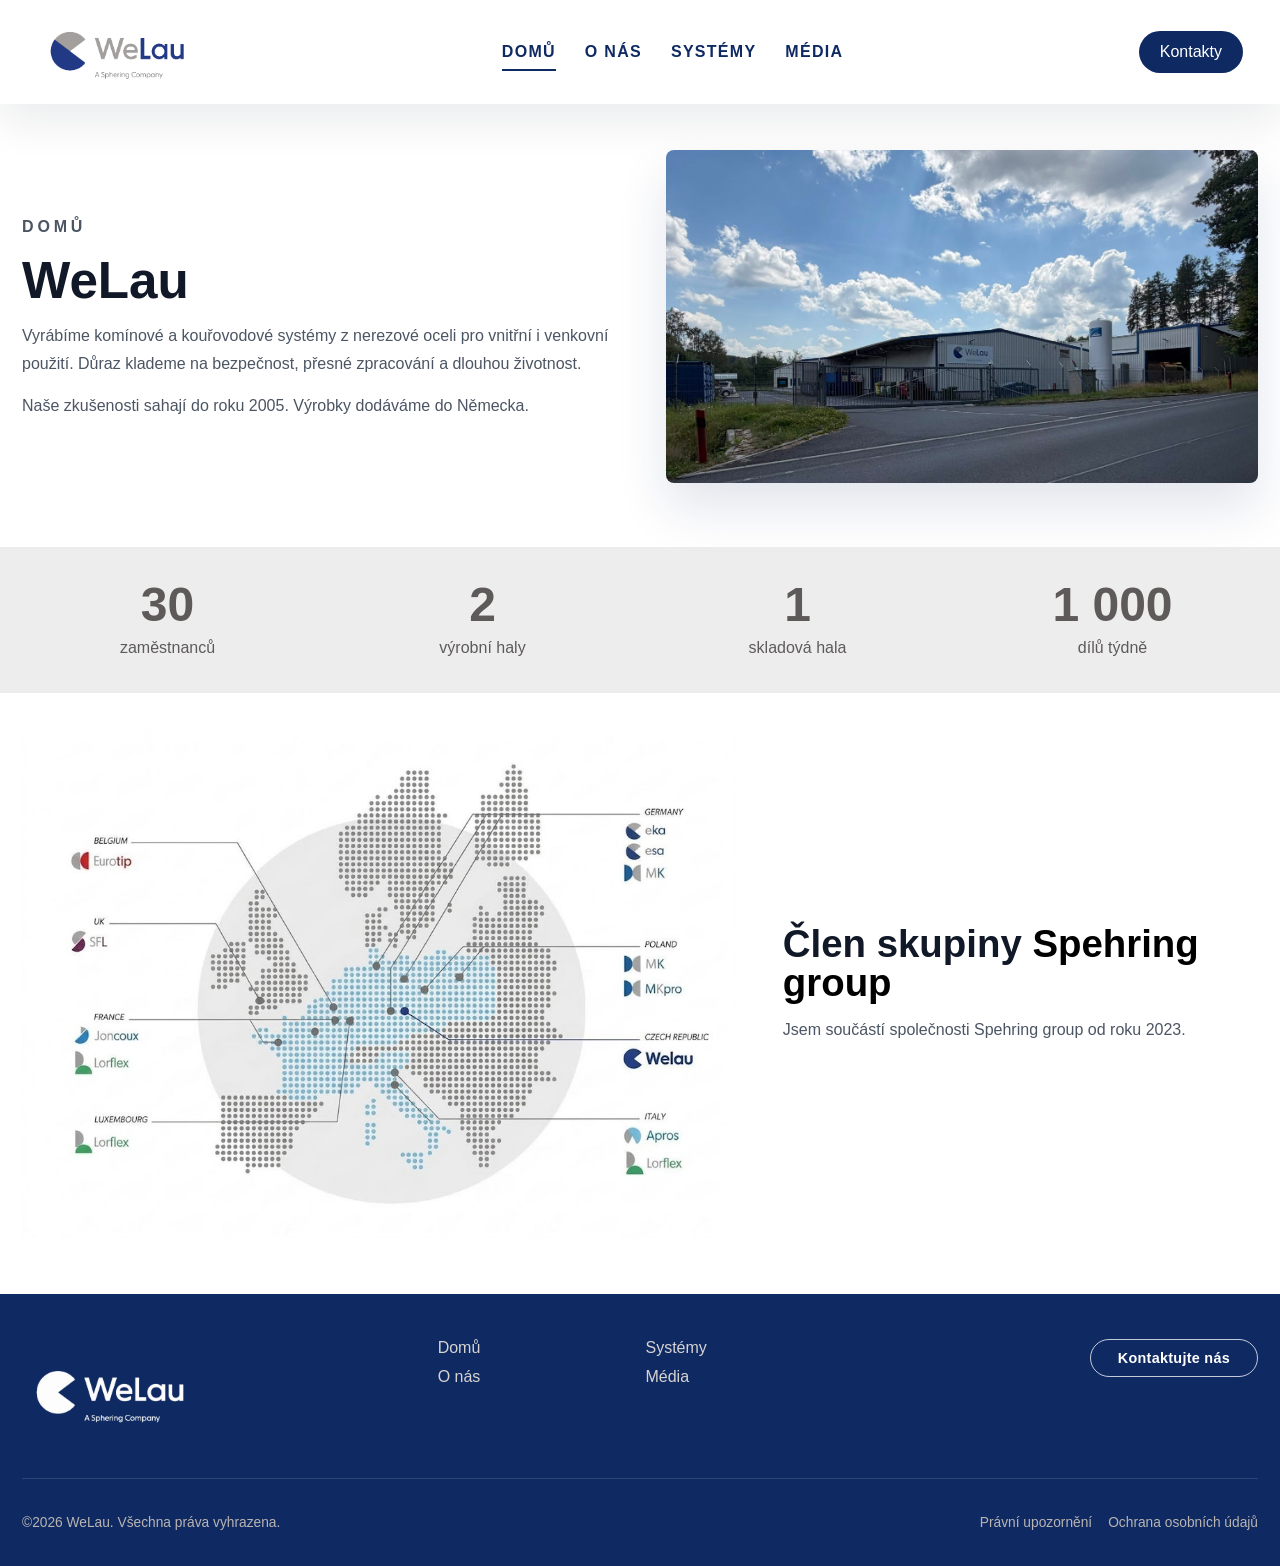
<file: index.html>
<!DOCTYPE html>
<html lang="cs">
<head>
    <meta charset="UTF-8">
    <meta name="viewport" content="width=device-width, initial-scale=1.0">
    <meta name="description" content="Oficiální web společnosti Welau, poskytující inovativní řešení pro vaše potřeby.">
    <meta name="keywords" content="Welau, technologie, inovace, řešení, služby, komíny, průmysl">
    <meta name="author" content="Matějíček Dominik">
    <link rel="stylesheet" href="style/style.css">
    <title>WeLau | Domů</title>
</head>
<body>
    <header>
        <div class="header-inner">
            <a href="index.html" class="logo"><img src="images/welau.png" alt="Welau Logo"></a>
            <nav class="main-nav">
               <a href="index.html" class="navigace">Domů</a>
                <a href="Onas.html" class="navigace">O nás</a>
                <a href="Sluzby.html" class="navigace">Systémy</a>
                <a href="Fotogalerie.html" class="navigace">Média</a>
            </nav>
            <a href="Kontakt.html" class="contact-button">Kontakty</a>
        </div>
    </header>
    <main>
        <section class="about-section home-intro">
            <div class="about-section__content hero-content">
                <p class="section-label">Domů</p>
                <h1>WeLau</h1>
                <p>Vyrábíme komínové a kouřovodové systémy z nerezové oceli pro vnitřní i venkovní použití. Důraz klademe na bezpečnost, přesné zpracování a dlouhou životnost.</p>
                <p>Naše zkušenosti sahají do roku 2005. Výrobky dodáváme do Německa.</p>
            </div>
            <div class="about-section__media hero-media">
                <img src="images/budova.jpg" alt="Výrobní areál společnosti WeLau">
            </div>
        </section>

        <section class="home-facts" aria-label="Základní údaje o výrobě">
            <div class="home-facts__grid">
                <div class="home-fact">
                    <strong>30</strong>
                    <span>zaměstnanců</span>
                </div>
                <div class="home-fact">
                    <strong>2</strong>
                    <span>výrobní haly</span>
                </div>
                <div class="home-fact">
                    <strong>1</strong>
                    <span>skladová hala</span>
                </div>
                <div class="home-fact">
                    <strong>1 000</strong>
                    <span>dílů týdně</span>
                </div>
            </div>
        </section>

        <section class="group-section">
            <div class="group-section__media">
                <img src="images/mapa.jpg" alt="Mapa působnosti společnosti WeLau v Evropě">
            </div>
            <div class="group-section__content">
                <h2>Člen skupiny <span>Spehring group</span></h2>
                <p>Jsem součástí společnosti Spehring group od roku 2023.</p>
            </div>
        </section>

    </main>

    <footer class="site-footer">
        <div class="footer-top">
            <div class="footer-brand">
                <a href="index.html" class="footer-logo"><img src="images/bilewelau.png" alt="Welau logo"></a>
            </div>
            <div class="footer-links">
                <div class="footer-column">
                    <a href="index.html">Domů</a>
                    <a href="Onas.html">O nás</a>
                </div>
                <div class="footer-column">
                    <a href="Sluzby.html">Systémy</a>
                    <a href="Fotogalerie.html">Média</a>
                </div>
            </div>
            <div class="footer-contact">
                <a href="Kontakt.html" class="footer-contact-button">Kontaktujte nás</a>
            </div>
        </div>
        <div class="footer-bottom">
            <p>©2026 WeLau. Všechna práva vyhrazena.</p>
            <div class="footer-legal">
                <a href="Pravni-upozorneni.html">Právní upozornění</a>
                <a href="Ochrana-osobnich-udaju.html">Ochrana osobních údajů</a>
            </div>
        </div>
    </footer>
    <script src="js/main.js"></script>
</body>
</html>
</file>
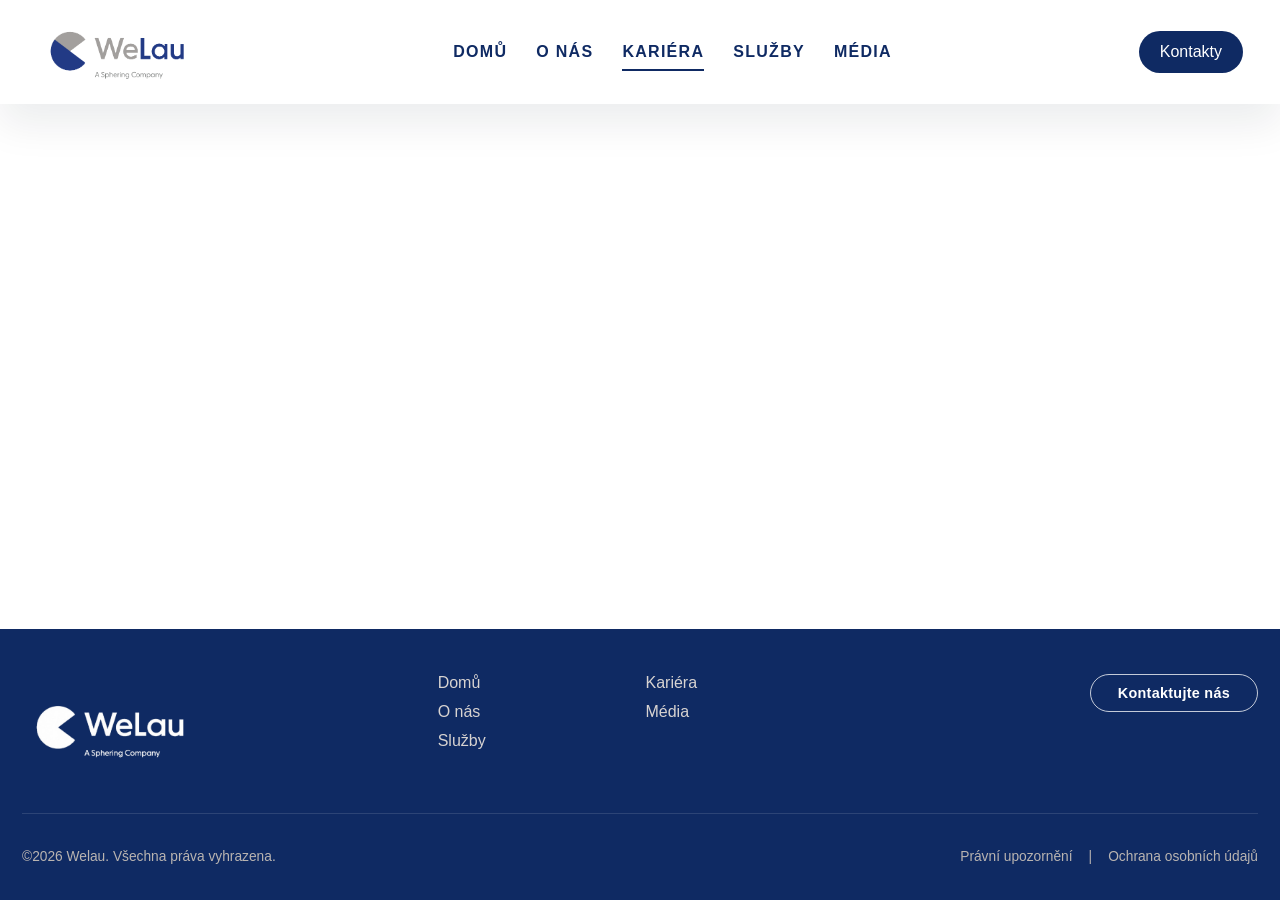
<file: Kariera.html>
<!DOCTYPE html>
<html lang="cs">
<head>
    <meta charset="UTF-8">
    <meta name="viewport" content="width=device-width, initial-scale=1.0">
    <meta name="description" content="Oficiální web společnosti Welau, poskytující inovativní řešení pro vaše potřeby.">
    <meta name="keywords" content="Welau, technologie, inovace, řešení, služby, komíny, průmysl">
    <meta name="author" content="Matějíček Dominik">
    <link rel="stylesheet" href="style/style.css">
    <title>Kariéra</title>
</head>
<body>
    <header>
        <div class="header-inner">
            <a href="index.html" class="logo"><img src="images/welau.png" alt="Welau Logo"></a>
            <nav class="main-nav">
                <a href="index.html" class="navigace">Domů</a>
                <a href="Onas.html" class="navigace">O nás</a>
                <a href="Kariera.html" class="navigace">Kariéra</a>
                <a href="Sluzby.html" class="navigace">Služby</a>
                <a href="Fotogalerie.html" class="navigace">Média</a>
            </nav>
            <a href="Kontakt.html" class="contact-button">Kontakty</a>
        </div>
    </header>
    <main>
        <div>
           
        </div>
    </main>
    <footer class="site-footer">
        <div class="footer-top">
            <div class="footer-brand">
                <a href="index.html" class="footer-logo"><img src="images/bilewelau.png" alt="Welau logo"></a>
            </div>
            <div class="footer-links">
                <div class="footer-column">
                    <a href="index.html">Domů</a>
                    <a href="Onas.html">O nás</a>
                    <a href="Sluzby.html">Služby</a>
                </div>
                <div class="footer-column">
                    <a href="Kariera.html">Kariéra</a>
                    <a href="Fotogalerie.html">Média</a>
                </div>
            </div>
            <div class="footer-contact">
                <a href="Kontakt.html" class="footer-contact-button">Kontaktujte nás</a>
            </div>
        </div>
        <div class="footer-bottom">
            <p>©2026 Welau. Všechna práva vyhrazena.</p>
            <div class="footer-legal">
                <a href="#">Právní upozornění</a> |
                <a href="#">Ochrana osobních údajů</a>
            </div>
        </div>
    </footer>
    <script src="js/nav-active.js"></script>
</body>
</html>
</file>
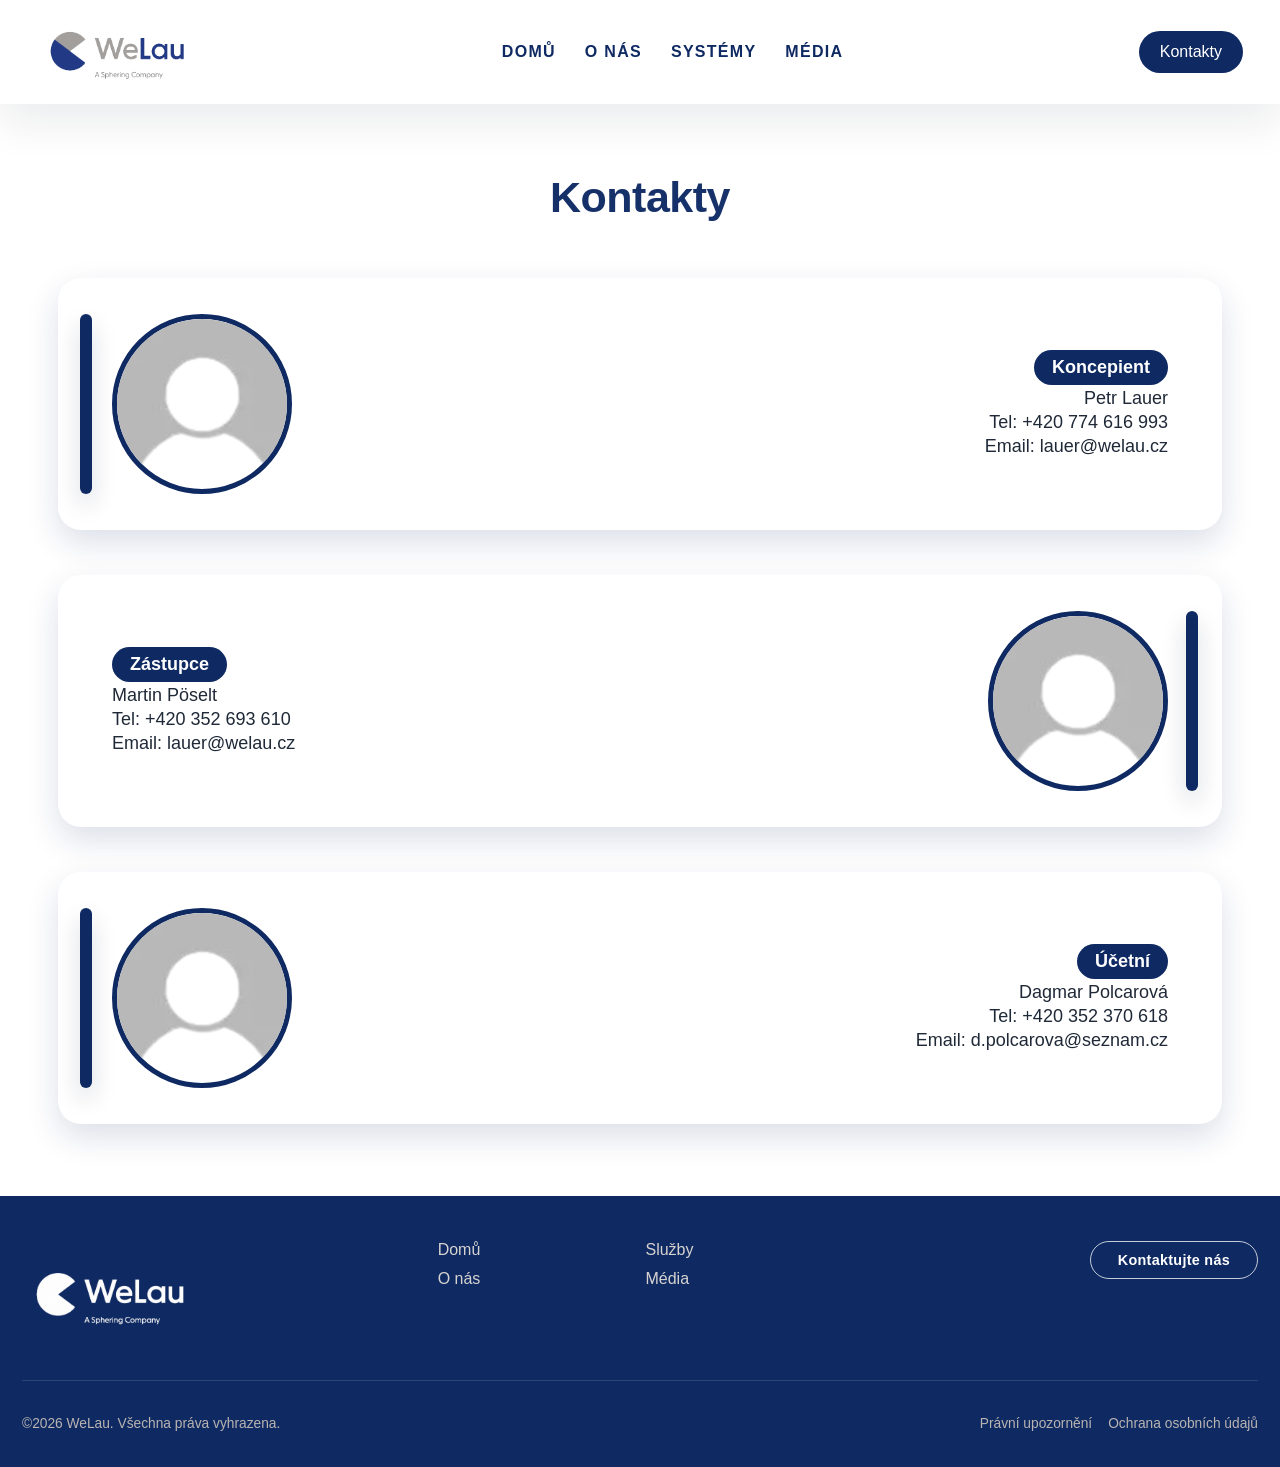
<file: Kontakt.html>
<!DOCTYPE html>
<html lang="cs">
<head>
    <meta charset="UTF-8">
    <meta name="viewport" content="width=device-width, initial-scale=1.0">
    <link rel="stylesheet" href="style/style.css">
    <title>WeLau | Kontakty</title>
</head>
<body>
    <header>
        <div class="header-inner">
            <a href="index.html" class="logo"><img src="images/welau.png" alt="Welau Logo"></a>
            <nav class="main-nav">
                <a href="index.html" class="navigace">Domů</a>
                <a href="Onas.html" class="navigace">O nás</a>
                <a href="Sluzby.html" class="navigace">Systémy</a>
                <a href="Fotogalerie.html" class="navigace">Média</a>
            </nav>
            <a href="Kontakt.html" class="contact-button">Kontakty</a>
        </div>
    </header>

    <main>
        <section class="contact-section">
            <h1>Kontakty</h1>

            <div class="contact-card">
                <div class="avatar">
                    <img src="images/profile.png" alt="Avatar">
                </div>
                <div class="contact-info">
                    <div class="position">Koncepient</div>
                    <div class="name">Petr Lauer</div>
                    <div class="phone">Tel: +420 774 616 993</div>
                    <div class="email">Email: lauer@welau.cz</div>
                </div>
            </div>

            <div class="contact-card reverse">
                <div class="avatar">
                    <img src="images/profile.png" alt="Avatar">
                </div>
                <div class="contact-info">
                    <div class="position">Zástupce</div>
                    <div class="name">Martin Pöselt</div>
                    <div class="phone">Tel: +420 352 693 610</div>
                    <div class="email">Email: lauer@welau.cz</div>
                </div>
            </div>

             <div class="contact-card">
                <div class="avatar">
                    <img src="images/profile.png" alt="Avatar">
                </div>
                <div class="contact-info">
                    <div class="position">Účetní</div>
                    <div class="name">Dagmar Polcarová</div>
                    <div class="phone">Tel: +420 352 370 618</div>
                    <div class="email">Email: d.polcarova@seznam.cz</div>
                </div>
            </div>
        </section>
    </main>

    <footer class="site-footer">
        <div class="footer-top">
            <div class="footer-brand">
                <a href="index.html" class="footer-logo"><img src="images/bilewelau.png" alt="Welau logo"></a>
            </div>
            <div class="footer-links">
                <div class="footer-column">
                    <a href="index.html">Domů</a>
                    <a href="Onas.html">O nás</a>
                </div>
                <div class="footer-column">
                    <a href="Sluzby.html">Služby</a>
                    <a href="Fotogalerie.html">Média</a>
                </div>
            </div>
            <div class="footer-contact">
                <a href="Kontakt.html" class="footer-contact-button">Kontaktujte nás</a>
            </div>
        </div>
        <div class="footer-bottom">
            <p>©2026 WeLau. Všechna práva vyhrazena.</p>
            <div class="footer-legal">
                <a href="Pravni-upozorneni.html">Právní upozornění</a>
                <a href="Ochrana-osobnich-udaju.html">Ochrana osobních údajů</a>
            </div>
        </div>
    </footer>

    <script src="js/main.js"></script>
</body>
</html>
</file>
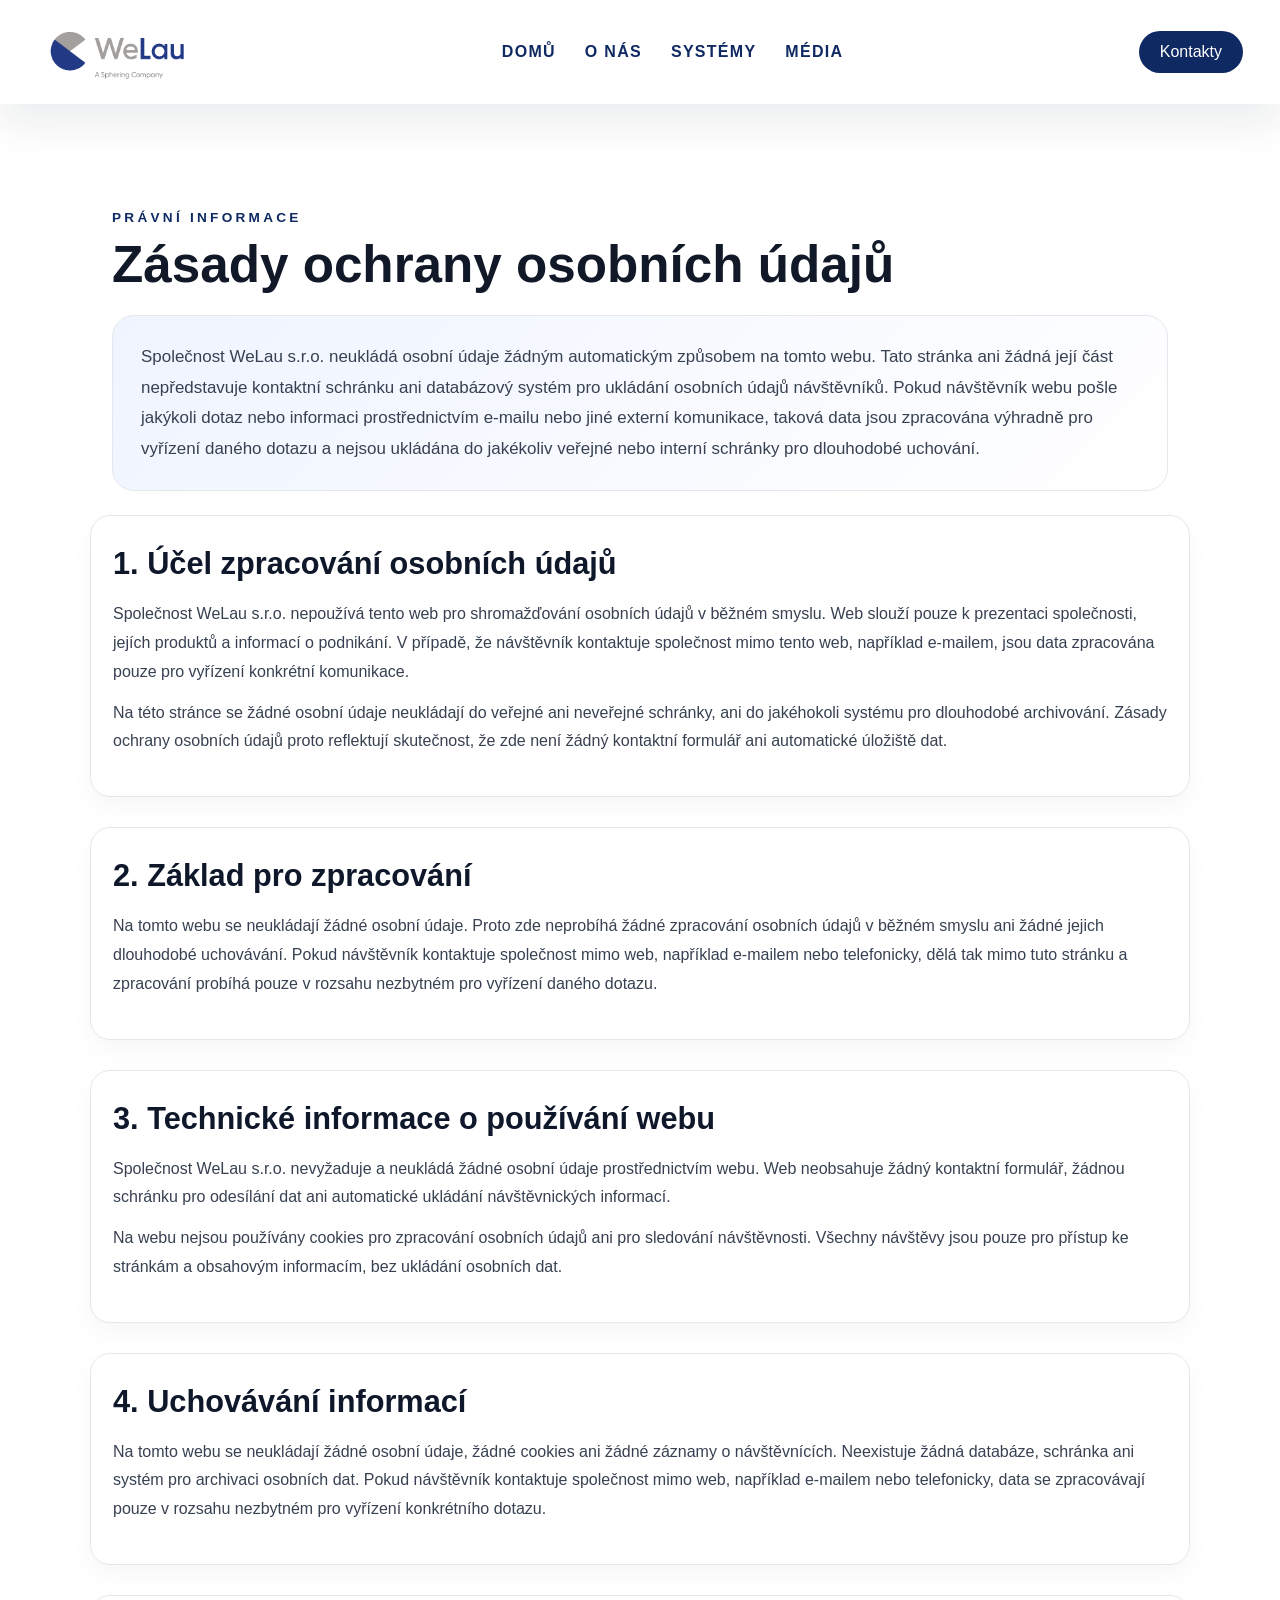
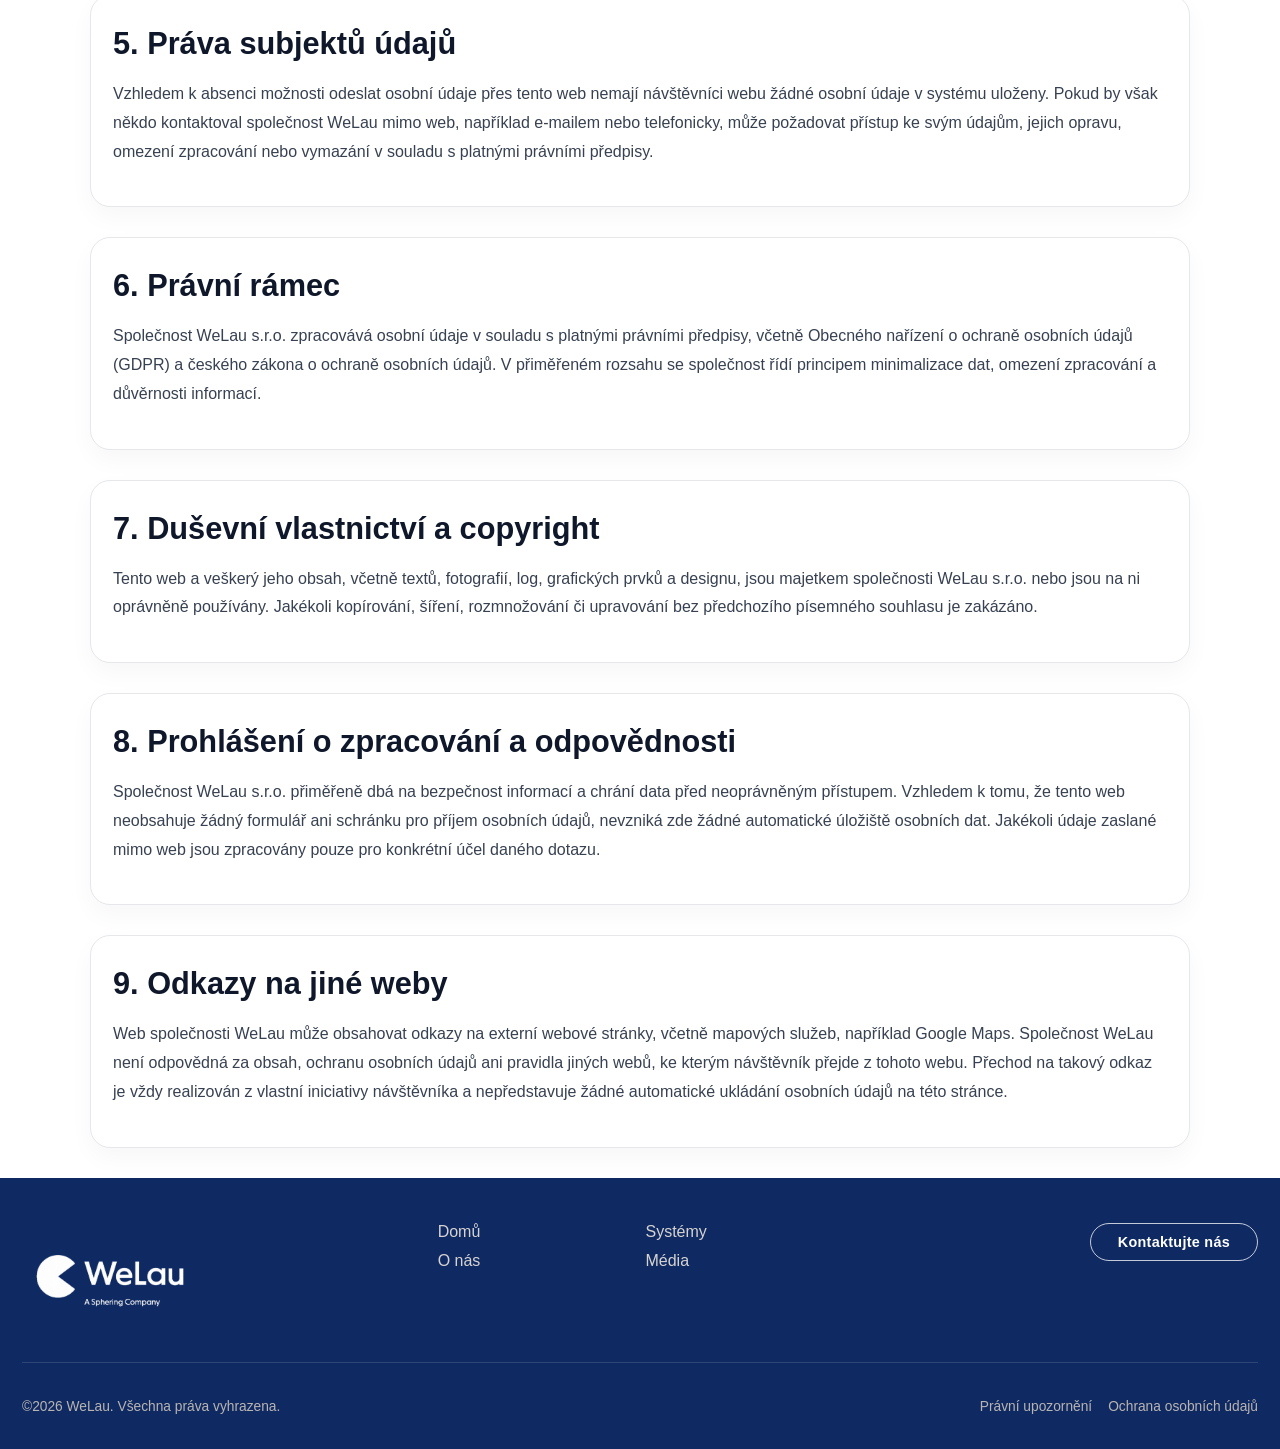
<file: Ochrana-osobnich-udaju.html>
<!DOCTYPE html>
<html lang="cs">
<head>
    <meta charset="UTF-8">
    <meta name="viewport" content="width=device-width, initial-scale=1.0">
    <meta name="description" content="Zásady ochrany osobních údajů společnosti WeLau.">
    <meta name="keywords" content="ochrana osobních údajů, GDPR, cookies, privacy policy, WeLau, WeLau s.r.o.">
    <link rel="stylesheet" href="style/style.css">
    <title>WeLau | Zásady ochrany osobních údajů</title>
</head>
<body>
    <header>
        <div class="header-inner">
            <a href="index.html" class="logo"><img src="images/welau.png" alt="Welau Logo"></a>
            <nav class="main-nav">
                <a href="index.html" class="navigace">Domů</a>
                <a href="Onas.html" class="navigace">O nás</a>
                <a href="Sluzby.html" class="navigace">Systémy</a>
                <a href="Fotogalerie.html" class="navigace">Média</a>
            </nav>
            <a href="Kontakt.html" class="contact-button">Kontakty</a>
        </div>
    </header>

    <main>
        <section class="policy-section">
            <p class="section-label">Právní informace</p>
            <h1>Zásady ochrany osobních údajů</h1>
            <div class="policy-intro">
                <p>Společnost WeLau s.r.o. neukládá osobní údaje žádným automatickým způsobem na tomto webu. Tato stránka ani žádná její část nepředstavuje kontaktní schránku ani databázový systém pro ukládání osobních údajů návštěvníků. Pokud návštěvník webu pošle jakýkoli dotaz nebo informaci prostřednictvím e-mailu nebo jiné externí komunikace, taková data jsou zpracována výhradně pro vyřízení daného dotazu a nejsou ukládána do jakékoliv veřejné nebo interní schránky pro dlouhodobé uchování.</p>
            </div>
        </section>

        <section class="policy-article">
            <h2>1. Účel zpracování osobních údajů</h2>
            <p>Společnost WeLau s.r.o. nepoužívá tento web pro shromažďování osobních údajů v běžném smyslu. Web slouží pouze k prezentaci společnosti, jejích produktů a informací o podnikání. V případě, že návštěvník kontaktuje společnost mimo tento web, například e-mailem, jsou data zpracována pouze pro vyřízení konkrétní komunikace.</p>
            <p>Na této stránce se žádné osobní údaje neukládají do veřejné ani neveřejné schránky, ani do jakéhokoli systému pro dlouhodobé archivování. Zásady ochrany osobních údajů proto reflektují skutečnost, že zde není žádný kontaktní formulář ani automatické úložiště dat.</p>
        </section>

        <section class="policy-article">
            <h2>2. Základ pro zpracování</h2>
            <p>Na tomto webu se neukládají žádné osobní údaje. Proto zde neprobíhá žádné zpracování osobních údajů v běžném smyslu ani žádné jejich dlouhodobé uchovávání. Pokud návštěvník kontaktuje společnost mimo web, například e-mailem nebo telefonicky, dělá tak mimo tuto stránku a zpracování probíhá pouze v rozsahu nezbytném pro vyřízení daného dotazu.</p>
        </section>

        <section class="policy-article">
            <h2>3. Technické informace o používání webu</h2>
            <p>Společnost WeLau s.r.o. nevyžaduje a neukládá žádné osobní údaje prostřednictvím webu. Web neobsahuje žádný kontaktní formulář, žádnou schránku pro odesílání dat ani automatické ukládání návštěvnických informací.</p>
            <p>Na webu nejsou používány cookies pro zpracování osobních údajů ani pro sledování návštěvnosti. Všechny návštěvy jsou pouze pro přístup ke stránkám a obsahovým informacím, bez ukládání osobních dat.</p>
        </section>

        <section class="policy-article">
            <h2>4. Uchovávání informací</h2>
            <p>Na tomto webu se neukládají žádné osobní údaje, žádné cookies ani žádné záznamy o návštěvnících. Neexistuje žádná databáze, schránka ani systém pro archivaci osobních dat. Pokud návštěvník kontaktuje společnost mimo web, například e-mailem nebo telefonicky, data se zpracovávají pouze v rozsahu nezbytném pro vyřízení konkrétního dotazu.</p>
        </section>

        <section class="policy-article">
            <h2>5. Práva subjektů údajů</h2>
            <p>Vzhledem k absenci možnosti odeslat osobní údaje přes tento web nemají návštěvníci webu žádné osobní údaje v systému uloženy. Pokud by však někdo kontaktoval společnost WeLau mimo web, například e-mailem nebo telefonicky, může požadovat přístup ke svým údajům, jejich opravu, omezení zpracování nebo vymazání v souladu s platnými právními předpisy.</p>
        </section>

        <section class="policy-article">
            <h2>6. Právní rámec</h2>
            <p>Společnost WeLau s.r.o. zpracovává osobní údaje v souladu s platnými právními předpisy, včetně Obecného nařízení o ochraně osobních údajů (GDPR) a českého zákona o ochraně osobních údajů. V přiměřeném rozsahu se společnost řídí principem minimalizace dat, omezení zpracování a důvěrnosti informací.</p>
        </section>

        <section class="policy-article">
            <h2>7. Duševní vlastnictví a copyright</h2>
            <p>Tento web a veškerý jeho obsah, včetně textů, fotografií, log, grafických prvků a designu, jsou majetkem společnosti WeLau s.r.o. nebo jsou na ni oprávněně používány. Jakékoli kopírování, šíření, rozmnožování či upravování bez předchozího písemného souhlasu je zakázáno.</p>
        </section>

        <section class="policy-article">
            <h2>8. Prohlášení o zpracování a odpovědnosti</h2>
            <p>Společnost WeLau s.r.o. přiměřeně dbá na bezpečnost informací a chrání data před neoprávněným přístupem. Vzhledem k tomu, že tento web neobsahuje žádný formulář ani schránku pro příjem osobních údajů, nevzniká zde žádné automatické úložiště osobních dat. Jakékoli údaje zaslané mimo web jsou zpracovány pouze pro konkrétní účel daného dotazu.</p>
        </section>

        <section class="policy-article">
            <h2>9. Odkazy na jiné weby</h2>
            <p>Web společnosti WeLau může obsahovat odkazy na externí webové stránky, včetně mapových služeb, například Google Maps. Společnost WeLau není odpovědná za obsah, ochranu osobních údajů ani pravidla jiných webů, ke kterým návštěvník přejde z tohoto webu. Přechod na takový odkaz je vždy realizován z vlastní iniciativy návštěvníka a nepředstavuje žádné automatické ukládání osobních údajů na této stránce.</p>
        </section>
    </main>

    <footer class="site-footer">
        <div class="footer-top">
            <div class="footer-brand">
                <a href="index.html" class="footer-logo"><img src="images/bilewelau.png" alt="Welau logo"></a>
            </div>
            <div class="footer-links">
                <div class="footer-column">
                    <a href="index.html">Domů</a>
                    <a href="Onas.html">O nás</a>
                </div>
                <div class="footer-column">
                    <a href="Sluzby.html">Systémy</a>
                    <a href="Fotogalerie.html">Média</a>
                </div>
            </div>
            <div class="footer-contact">
                <a href="Kontakt.html" class="footer-contact-button">Kontaktujte nás</a>
            </div>
        </div>
        <div class="footer-bottom">
            <p>©2026 WeLau. Všechna práva vyhrazena.</p>
            <div class="footer-legal">
                <a href="#">Právní upozornění</a>
                <a href="Ochrana-osobnich-udaju.html">Ochrana osobních údajů</a>
            </div>
        </div>
    </footer>

    <script src="js/main.js"></script>
</body>
</html>
</file>
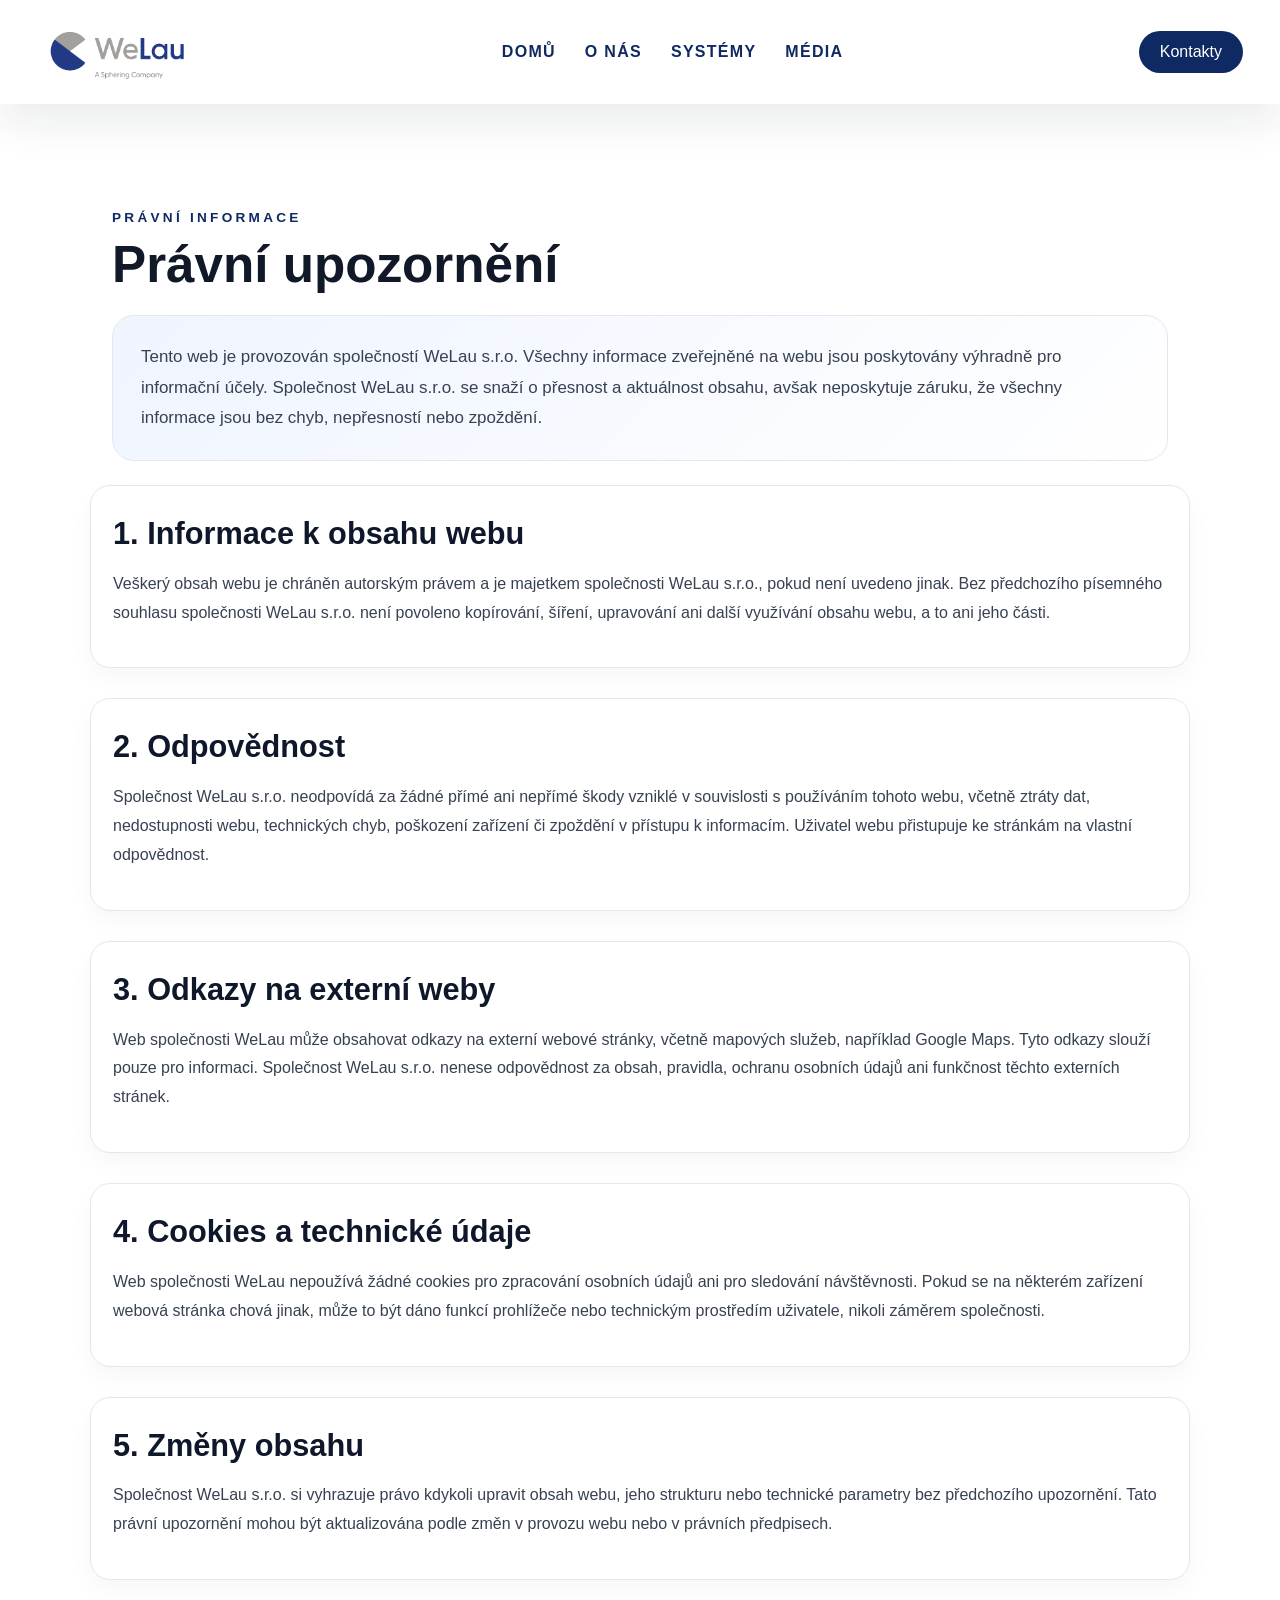
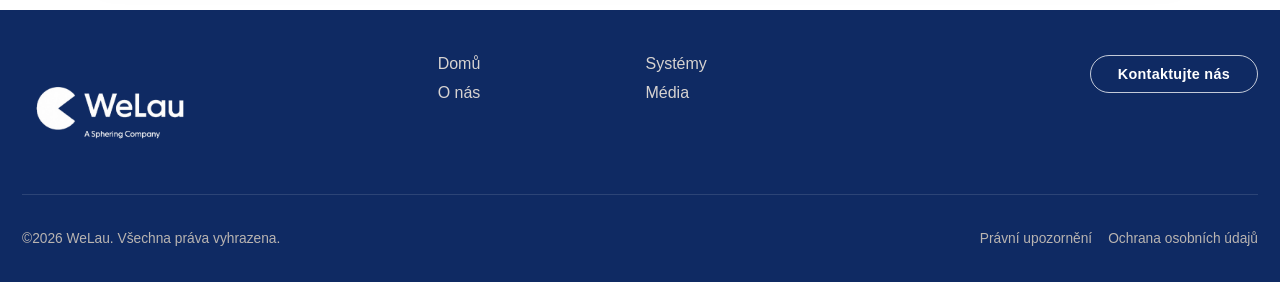
<file: Pravni-upozorneni.html>
<!DOCTYPE html>
<html lang="cs">
<head>
    <meta charset="UTF-8">
    <meta name="viewport" content="width=device-width, initial-scale=1.0">
    <meta name="description" content="Právní upozornění webu společnosti WeLau.">
    <link rel="stylesheet" href="style/style.css">
    <title>WeLau | Právní upozornění</title>
</head>
<body>
    <header>
        <div class="header-inner">
            <a href="index.html" class="logo"><img src="images/welau.png" alt="Welau Logo"></a>
            <nav class="main-nav">
                <a href="index.html" class="navigace">Domů</a>
                <a href="Onas.html" class="navigace">O nás</a>
                <a href="Sluzby.html" class="navigace">Systémy</a>
                <a href="Fotogalerie.html" class="navigace">Média</a>
            </nav>
            <a href="Kontakt.html" class="contact-button">Kontakty</a>
        </div>
    </header>

    <main>
        <section class="policy-section">
            <p class="section-label">Právní informace</p>
            <h1>Právní upozornění</h1>
            <div class="policy-intro">
                <p>Tento web je provozován společností WeLau s.r.o. Všechny informace zveřejněné na webu jsou poskytovány výhradně pro informační účely. Společnost WeLau s.r.o. se snaží o přesnost a aktuálnost obsahu, avšak neposkytuje záruku, že všechny informace jsou bez chyb, nepřesností nebo zpoždění.</p>
            </div>
        </section>

        <section class="policy-article">
            <h2>1. Informace k obsahu webu</h2>
            <p>Veškerý obsah webu je chráněn autorským právem a je majetkem společnosti WeLau s.r.o., pokud není uvedeno jinak. Bez předchozího písemného souhlasu společnosti WeLau s.r.o. není povoleno kopírování, šíření, upravování ani další využívání obsahu webu, a to ani jeho části.</p>
        </section>

        <section class="policy-article">
            <h2>2. Odpovědnost</h2>
            <p>Společnost WeLau s.r.o. neodpovídá za žádné přímé ani nepřímé škody vzniklé v souvislosti s používáním tohoto webu, včetně ztráty dat, nedostupnosti webu, technických chyb, poškození zařízení či zpoždění v přístupu k informacím. Uživatel webu přistupuje ke stránkám na vlastní odpovědnost.</p>
        </section>

        <section class="policy-article">
            <h2>3. Odkazy na externí weby</h2>
            <p>Web společnosti WeLau může obsahovat odkazy na externí webové stránky, včetně mapových služeb, například Google Maps. Tyto odkazy slouží pouze pro informaci. Společnost WeLau s.r.o. nenese odpovědnost za obsah, pravidla, ochranu osobních údajů ani funkčnost těchto externích stránek.</p>
        </section>

        <section class="policy-article">
            <h2>4. Cookies a technické údaje</h2>
            <p>Web společnosti WeLau nepoužívá žádné cookies pro zpracování osobních údajů ani pro sledování návštěvnosti. Pokud se na některém zařízení webová stránka chová jinak, může to být dáno funkcí prohlížeče nebo technickým prostředím uživatele, nikoli záměrem společnosti.</p>
        </section>

        <section class="policy-article">
            <h2>5. Změny obsahu</h2>
            <p>Společnost WeLau s.r.o. si vyhrazuje právo kdykoli upravit obsah webu, jeho strukturu nebo technické parametry bez předchozího upozornění. Tato právní upozornění mohou být aktualizována podle změn v provozu webu nebo v právních předpisech.</p>
        </section>
    </main>

    <footer class="site-footer">
        <div class="footer-top">
            <div class="footer-brand">
                <a href="index.html" class="footer-logo"><img src="images/bilewelau.png" alt="Welau logo"></a>
            </div>
            <div class="footer-links">
                <div class="footer-column">
                    <a href="index.html">Domů</a>
                    <a href="Onas.html">O nás</a>
                </div>
                <div class="footer-column">
                    <a href="Sluzby.html">Systémy</a>
                    <a href="Fotogalerie.html">Média</a>
                </div>
            </div>
            <div class="footer-contact">
                <a href="Kontakt.html" class="footer-contact-button">Kontaktujte nás</a>
            </div>
        </div>
        <div class="footer-bottom">
            <p>©2026 WeLau. Všechna práva vyhrazena.</p>
            <div class="footer-legal">
                <a href="Pravni-upozorneni.html">Právní upozornění</a>
                <a href="Ochrana-osobnich-udaju.html">Ochrana osobních údajů</a>
            </div>
        </div>
    </footer>

    <script src="js/main.js"></script>
</body>
</html>
</file>
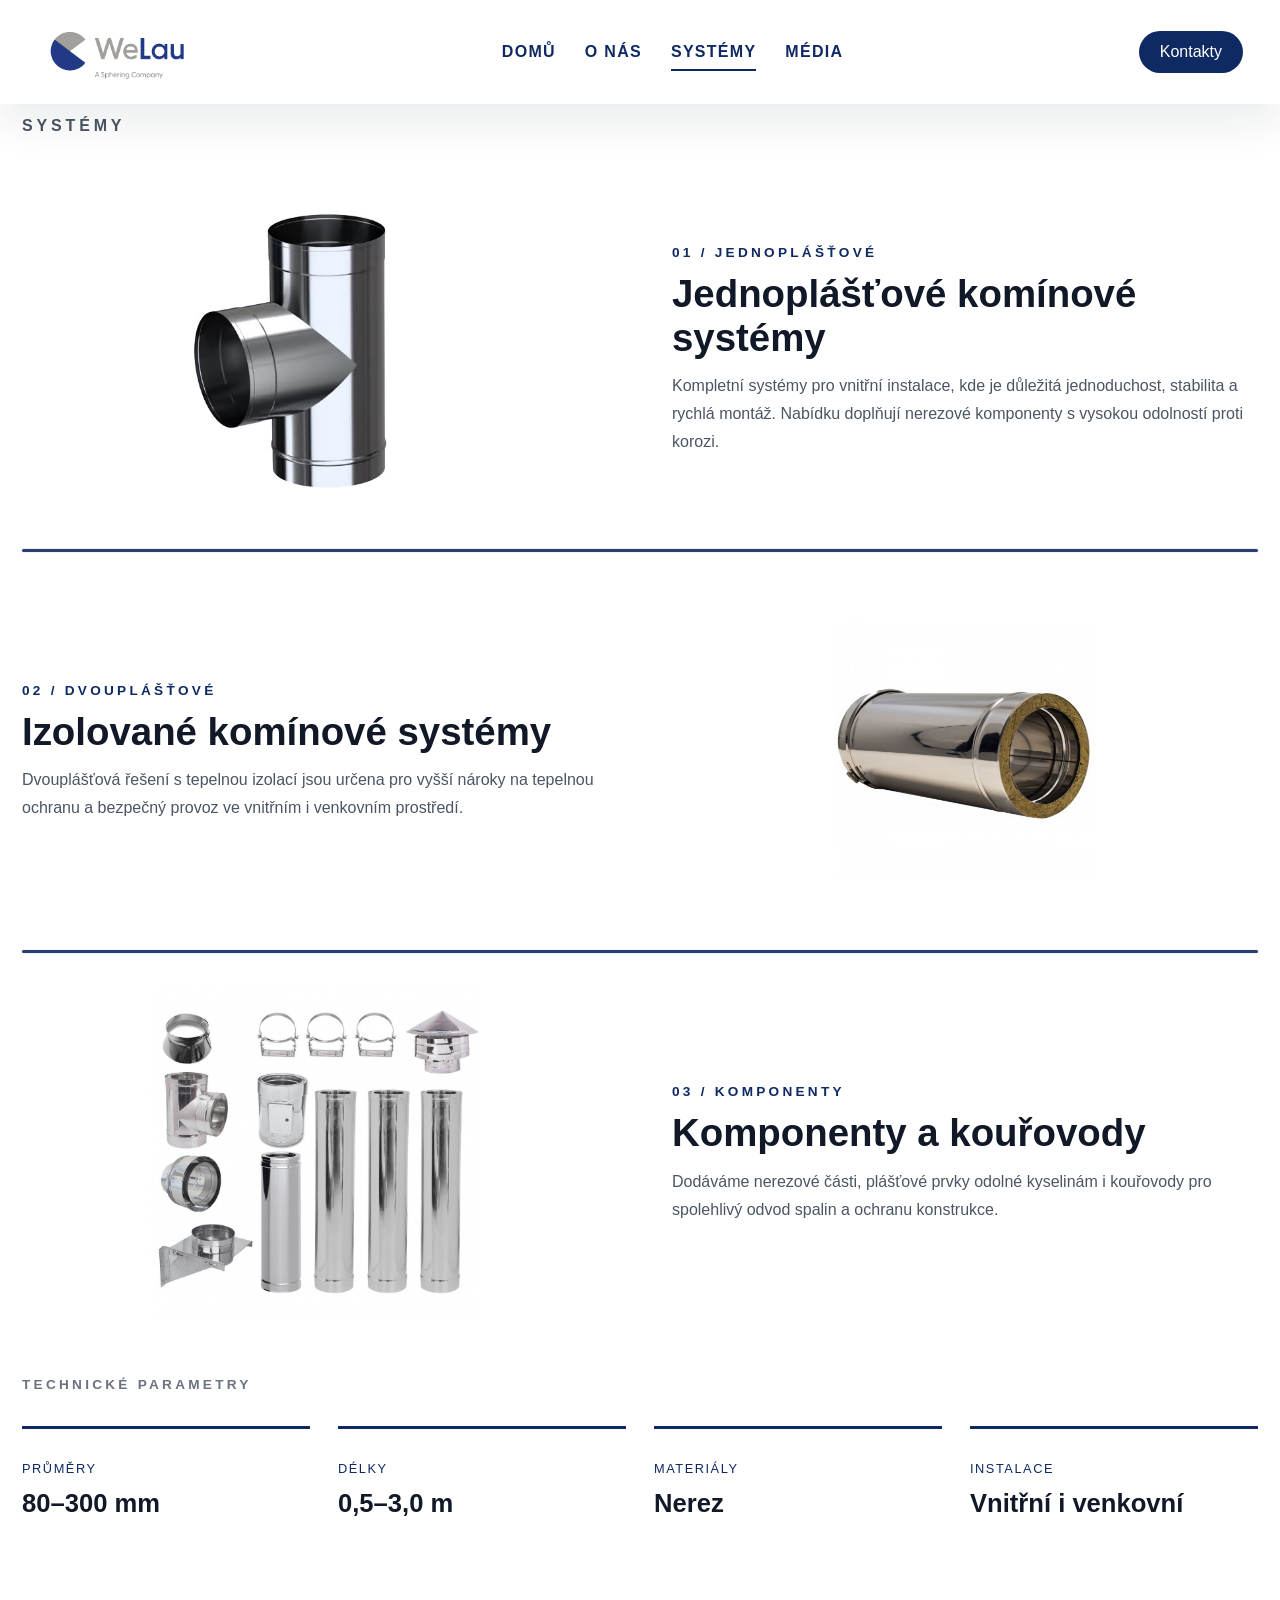
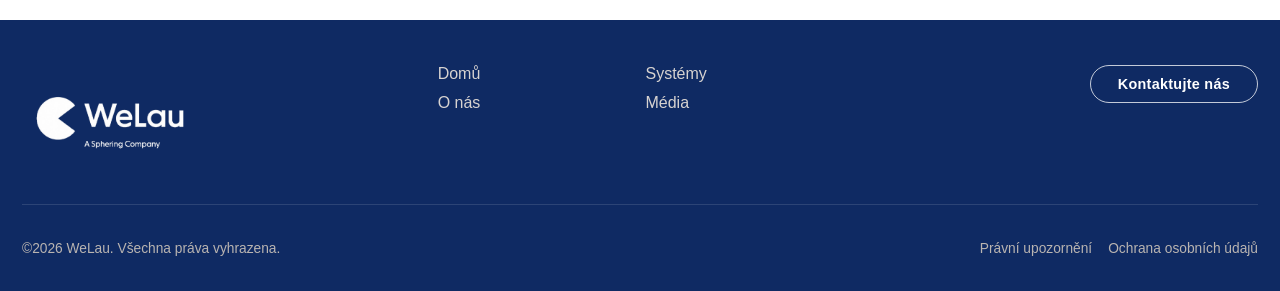
<file: Sluzby.html>
<!DOCTYPE html>
<html lang="cs">
<head>
    <meta charset="UTF-8">
    <meta name="viewport" content="width=device-width, initial-scale=1.0">
    <meta name="description" content="Oficiální web společnosti Welau, poskytující inovativní řešení pro vaše potřeby.">
    <meta name="keywords" content="Welau, technologie, inovace, řešení, služby, komíny, průmysl">
    <meta name="author" content="Matějíček Dominik">
    <link rel="stylesheet" href="style/style.css">
    <title>WeLau | Systémy</title>
</head>
<body>
    <header>
        <div class="header-inner">
            <a href="index.html" class="logo"><img src="images/welau.png" alt="Welau Logo"></a>
            <nav class="main-nav">
                <a href="index.html" class="navigace">Domů</a>
                <a href="Onas.html" class="navigace">O nás</a>
                <a href="Sluzby.html" class="navigace">Systémy</a>
                <a href="Fotogalerie.html" class="navigace">Média</a>
            </nav>
            <a href="Kontakt.html" class="contact-button">Kontakty</a>
        </div>
    </header>
    <main>
        <section class="services-hero">
            <div class="section-heading left-aligned">
                <p class="section-label">Systémy</p>
            </div>
        </section>

        <section class="service-rows" aria-label="Přehled komínových systémů">
            <article class="service-row">
                <img class="service-row__image service-row__image--product" src="images/jendno.jpg" alt="Nerezové díly komínového systému">
                <div class="service-row__content">
                    <p class="section-label">01 / Jednoplášťové</p>
                    <h2>Jednoplášťové komínové systémy</h2>
                    <p>Kompletní systémy pro vnitřní instalace, kde je důležitá jednoduchost, stabilita a rychlá montáž. Nabídku doplňují nerezové komponenty s vysokou odolností proti korozi.</p>
                </div>
            </article>

            <article class="service-row service-row--reverse">
                <img class="service-row__image service-row__image--product" src="images/vycpavka.jpg" alt="Izolovaný díl dvouplášťového komínového systému">
                <div class="service-row__content">
                    <p class="section-label">02 / Dvouplášťové</p>
                    <h2>Izolované komínové systémy</h2>
                    <p>Dvouplášťová řešení s tepelnou izolací jsou určena pro vyšší nároky na tepelnou ochranu a bezpečný provoz ve vnitřním i venkovním prostředí.</p>
                </div>
            </article>

            <article class="service-row">
                <img class="service-row__image service-row__image--product" src="images/komponety.jpeg" alt="Nerezové díly komínového systému">
                <div class="service-row__content">
                    <p class="section-label">03 / Komponenty</p>
                    <h2>Komponenty a kouřovody</h2>
                    <p>Dodáváme nerezové části, plášťové prvky odolné kyselinám i kouřovody pro spolehlivý odvod spalin a ochranu konstrukce.</p>
                </div>
            </article>
        </section>

        <section class="spec-section">
            <div class="section-heading left-aligned">
                <p class="section-label">Technické parametry</p>
            </div>
            <div class="spec-grid">
                <div>
                    <span>Průměry</span>
                    <strong>80–300 mm</strong>
                </div>
                <div>
                    <span>Délky</span>
                    <strong>0,5–3,0 m</strong>
                </div>
                <div>
                    <span>Materiály</span>
                    <strong>Nerez</strong>
                </div>
                <div>
                    <span>Instalace</span>
                    <strong>Vnitřní i venkovní</strong>
                </div>
            </div>
        </section>
    </main>
    <footer class="site-footer">
        <div class="footer-top">
            <div class="footer-brand">
                <a href="index.html" class="footer-logo"><img src="images/bilewelau.png" alt="Welau logo"></a>
            </div>
            <div class="footer-links">
                <div class="footer-column">
                    <a href="index.html">Domů</a>
                    <a href="Onas.html">O nás</a>
                </div>
                <div class="footer-column">
                    <a href="Sluzby.html">Systémy</a>
                    <a href="Fotogalerie.html">Média</a>
                </div>
            </div>
            <div class="footer-contact">
                <a href="Kontakt.html" class="footer-contact-button">Kontaktujte nás</a>
            </div>
        </div>
        <div class="footer-bottom">
            <p>©2026 WeLau. Všechna práva vyhrazena.</p>
            <div class="footer-legal">
                <a href="Pravni-upozorneni.html">Právní upozornění</a>
                <a href="Ochrana-osobnich-udaju.html">Ochrana osobních údajů</a>
            </div>
        </div>
    </footer>
    <script src="js/main.js"></script>
</body>
</html>
</file>
<file: style/style.css>
﻿
:root {
    --brand-blue: #0f2a63;
    --brand-blue-dark: #0b1d4d;
    --white: #ffffff;
    --ink: #111827;
    --text: #1f2937;
    --text-muted: #4b5563;
}

* {
    box-sizing: border-box;
}

body {
    margin: 0;
    min-height: 100vh;
    display: flex;
    flex-direction: column;
    font-family: 'Inter', -apple-system, BlinkMacSystemFont, 'Segoe UI', sans-serif;
    background: var(--white);
    color: var(--text);
}

img {
    max-width: 100%;
    display: block;
}

header {
    position: fixed;
    top: 0;
    left: 0;
    right: 0;
    z-index: 1000;
    width: 100%;
    background: var(--white);
    box-shadow: 0 20px 40px rgba(15, 23, 42, 0.08);
}

main {
    padding-top: 100px;
    flex: 1;
    min-height: calc(100vh - 100px - 200px);
}

.header-inner {
    max-width: 1250px;
    margin: 0 auto;
    padding: 16px 22px;
    display: flex;
    align-items: center;
    justify-content: space-between;
    gap: 22px;
}

.logo img {
    max-height: 72px;
    width: auto;
}

.main-nav {
    display: flex;
    align-items: center;
    justify-content: center;
    gap: 29px;
    flex: 1;
}

.main-nav .navigace {
    color: var(--brand-blue);
    text-decoration: none;
    font-weight: 600;
    text-transform: uppercase;
    letter-spacing: 0.08em;
    transition: color 0.5s ease, transform 0.5s ease;
    padding: 10px 0;
    position: relative;
}

.main-nav .navigace::after {
    content: '';
    position: absolute;
    bottom: 0;
    left: 0;
    width: 0;
    height: 1.5px;
    background: var(--brand-blue);
    transition: width 1s ease;
}

.main-nav .navigace:hover::after,
.main-nav .navigace:focus::after {
    width: 100%;
}

.main-nav .navigace:hover,
.main-nav .navigace:focus {
    color: #1d386f;
    transform: translateY(-1px);
}

.main-nav .navigace.active {
    color: var(--brand-blue);
    border-bottom: none;
    padding-bottom: 10px;
}

.main-nav .navigace.active::after {
    width: 100%;
}

.contact-button {
    padding: 11px 20px;
    background: var(--brand-blue);
    color: var(--white);
    text-decoration: none;
    font-weight: 1900;
    border-radius: 999px;
    white-space: nowrap;
    transition: background 0.2s ease, transform 0.2s ease;
    border: 1px solid transparent;
}

.contact-button:hover,
.contact-button:focus {
    background: var(--brand-blue-dark);
    transform: translateY(-1px);
    border: 1px solid var(--brand-blue);
}

.site-footer {
    background-color: var(--brand-blue);
    color: var(--white);
    padding: 36px 22px 22px;
}

.footer-top {
    max-width: 1250px;
    margin: 0 auto;
    padding-top: 9px;
    display: grid;
    grid-template-columns: minmax(160px, 1fr) minmax(120px, 1fr) minmax(120px, 1fr);
    gap: 11px;
    align-items: start;
}

.footer-logo img {
    max-height: 180px;
    width: auto;
    display: block;
    transform: translate(-1px, -30px);
}


.footer-links {
    display: grid;
    grid-template-columns: repeat(2, minmax(120px, 1fr));
    gap: 11px;
}


.footer-column a {
    display: block;
    color: #d7d3d1;
    text-decoration: none;
    margin-bottom: 11px;
    transition: color 0.2s ease;
}

.footer-column a:hover,
.footer-column a:focus {
    color: #ffffff;
}

.footer-contact {
    display: inline-flex;
    flex-direction: column;
    gap: 11px;
    justify-self: end;
    align-items: flex-end;
}

.footer-contact-button {
    display: inline-flex;
    align-items: center;
    justify-content: center;
    padding: 10px 27px;
    border: 1px solid rgba(255, 255, 255, 0.75);
    background: transparent;
    color: #ffffff;
    text-decoration: none;
    font-weight: 600;
    border-radius: 999px;
    font-size: 0.90rem;
    letter-spacing: 0.02em;
    max-width: 220px;
}

.footer-contact-button:hover,
.footer-contact-button:focus {
    background: #ffffff;
    color:#0f2a63;
    border: 1px solid #0f2a63;
}


.footer-bottom {
    max-width: 1250px;
    margin: -41px auto 0;
    display: flex;
    flex-wrap: wrap;
    justify-content: space-between;
    gap: 14px;
    align-items: center;
    border-top: 1px solid rgba(255, 255, 255, 0.12);
    padding-top: 22px;
    font-size: 0.86rem;
    color: #b9b4b1;
}

.footer-legal {
    display: flex;
    flex-wrap: wrap;
    gap: 16px;
}

.footer-legal a {
    color: #b9b4b1;
    text-decoration: none;
}

.footer-legal a:hover,
.footer-legal a:focus {
    color: #ffffff;
}
.contact-section{
    max-width:1200px;
    margin:72px auto;
    padding:0 18px;
}

.contact-section h1{
    text-align: center;
    font-size: 43px;
    margin-bottom: 54px;
    font-weight: 800;
    letter-spacing: -0.5px;
    line-height: 1.2;
    color: #0f2a63;
    background: linear-gradient(135deg, #0f2a63 0%, #1d386f 100%);
    -webkit-background-clip: text;
    -webkit-text-fill-color: transparent;
    background-clip: text;
    animation: fadeInDown 2s ease-out;
}

.about-section {
    display: grid;
    grid-template-columns: minmax(260px, 0.75fr) minmax(280px, 1.25fr);
    gap: 28px;
    align-items: center;
    max-width: 1400px;
    margin: 120px auto 80px;
    padding: 0 22px;
    animation: slideInLeft 1.3s ease-out;
}

.about-section__content {
    display: flex;
    flex-direction: column;
    gap: 24px;
    margin-left: -90px;
    animation: slideInLeft 1.4s ease-out;
}

.about-section__media {
    animation: slideInRight 1.4s ease-out;
}

.home-intro {
    position: relative;
    display: grid;
    grid-template-columns: minmax(0, 1fr) minmax(280px, 1fr);
    gap: 52px;
    align-items: center;
    margin: 32px auto 38px;
    padding: 18px 22px 26px;
    max-width: 1500px;
}

.home-intro::before {
    content: none;
}

.home-intro .about-section__content {
    margin-left: 0;
    max-width: 680px;
    position: relative;
    z-index: 1;
}

.home-intro .hero-content {
    gap: 14px;
}

.home-intro .hero-content h1 {
    font-size: clamp(2.5rem, 4vw, 4rem);
    line-height: 1.02;
    margin: 0;
}

.home-intro .hero-content p {
    max-width: 650px;
}

.home-intro .hero-media {
    display: flex;
    justify-content: center;
}

.home-intro .hero-media img {
    max-width: 100%;
    width: 100%;
    aspect-ratio: 16 / 9;
    object-fit: cover;
    border-radius: 8px;
}

.home-facts {
    margin: 0 0 36px;
    padding: 34px 22px;
    background: #ededed;
}

.home-facts__grid {
    display: grid;
    grid-template-columns: repeat(4, minmax(0, 1fr));
    gap: 24px;
    max-width: 1280px;
    margin: 0 auto;
}

.home-fact {
    display: flex;
    flex-direction: column;
    align-items: center;
    gap: 8px;
    color: #5e5a5a;
    text-align: center;
}

.home-fact strong {
    font-size: 3rem;
    font-weight: 700;
    line-height: 1;
}

.home-fact span {
    max-width: 130px;
    font-size: 1rem;
    line-height: 1.4;
}

.group-section {
    display: grid;
    grid-template-columns: minmax(0, 1.2fr) minmax(280px, 0.8fr);
    align-items: center;
    gap: 48px;
    max-width: 1280px;
    margin: 0 auto 56px;
    padding: 0 22px;
}

.group-section__media img {
    width: 100%;
    height: auto;
    object-fit: contain;
}

.group-section__content {
    display: flex;
    flex-direction: column;
    gap: 14px;
}

.group-section__content h2 {
    margin: 0;
    color: var(--ink);
    font-size: clamp(2rem, 3vw, 3rem);
    line-height: 1.02;
}

.group-section__content h2 span {
    color: #000000;
}

.group-section__content p:last-child {
    margin: 0;
    color: var(--text-muted);
    line-height: 1.75;
}

.section-label {
    text-transform: uppercase;
    letter-spacing: 0.24em;
    color: var(--brand-blue);
    font-size: 0.85rem;
    font-weight: 700;
    margin: 0;
}

.about-section h1 {
    font-size: clamp(2.8rem, 5vw, 4.4rem);
    line-height: 1.05;
    margin: 0;
    color: var(--ink);
}

.about-section p {
    margin: 0;
    max-width: 660px;
    color: var(--text-muted);
    font-size: 1rem;
    line-height: 1.75;
}

.about-section__media img,
.about-section__media video {
    width: 100%;
    max-width: 700px;
    display: block;
    margin-left: auto;
    border-radius: 20px;
    object-fit: cover;
    aspect-ratio: 16 / 9;
    min-height: 320px;
}

.about-section__media video {
    background: #000;
}

.services-hero,
.spec-section {
    max-width: 1280px;
    margin: 0 auto;
    padding: 0 22px;
}

.hero-content {
    display: flex;
    flex-direction: column;
    gap: 22px;
}

.hero-content h1 {
    margin: 0;
    font-size: clamp(2.6rem, 5vw, 4.5rem);
    line-height: 1.04;
    color: var(--ink);
}

.hero-content p,
.services-hero p {
    margin: 0;
    color: var(--text-muted);
    line-height: 1.75;
    font-size: 1rem;
}

.hero-media img {
    width: 100%;
    max-height: 610px;
    object-fit: cover;
    border-radius: 24px;
    box-shadow: 0 25px 50px rgba(15, 42, 99, 0.12);
}

.section-heading h2 {
    margin: 10px 0 12px;
    color: #111827;
    font-size: clamp(1.5rem, 3vw, 2.2rem);
    line-height: 1.2;
}

.section-heading {
    max-width: 700px;
    margin: 0 auto 34px;
    text-align: center;
}

.section-heading.left-aligned {
    margin-left: 0;
    text-align: left;
}

.services-hero {
    padding-top: 12px;
    margin-bottom: 34px;
}

.services-hero .section-heading {
    animation: fadeInDown 0.7s ease-out both;
}

.service-rows {
    max-width: 1280px;
    margin: 0 auto 58px;
    padding: 0 22px;
}

.service-row {
    position: relative;
    display: grid;
    grid-template-columns: minmax(0, 1fr) minmax(0, 1fr);
    align-items: center;
    gap: 64px;
    padding: 36px 0;
}

.service-row::after {
    content: "";
    position: absolute;
    right: 0;
    bottom: 0;
    display: block;
    width: 100%;
    height: 3px;
    background: #0f2a63;
    border-radius: 999px;
    opacity: 0.9;
    box-shadow: 0 0 0 1px rgba(15, 42, 99, 0.06);
}

.service-row:first-child {
    padding-top: 12px;
}

.service-row:last-child {
    padding-bottom: 0;
}

.service-row:last-child::after {
    display: none;
}

.service-row--reverse .service-row__image {
    order: 2;
}

.service-row--reverse .service-row__content {
    order: 1;
}

.service-row:nth-child(2) .service-row__image,
.service-row:nth-child(2) .service-row__content {
    animation-delay: 0.12s;
}

.service-row:nth-child(3) .service-row__image,
.service-row:nth-child(3) .service-row__content {
    animation-delay: 0.24s;
}

.service-row__image {
    display: block;
    width: 100%;
    aspect-ratio: 16 / 9;
    object-fit: cover;
    animation: slideInLeft 0.85s ease-out both;
}

.service-row__image--product {
    object-fit: contain;
}

.service-row__content {
    display: flex;
    flex-direction: column;
    align-items: flex-start;
    gap: 12px;
    animation: slideInRight 0.85s ease-out both;
}

.service-row--reverse .service-row__image {
    animation-name: slideInRight;
}

.service-row--reverse .service-row__content {
    animation-name: slideInLeft;
}

.service-row__content h2 {
    margin: 0;
    color: var(--ink);
    font-size: clamp(1.8rem, 3vw, 2.6rem);
    line-height: 1.15;
}

.service-row__content p:last-child {
    margin: 0;
    color: var(--text-muted);
    font-size: 1rem;
    line-height: 1.75;
}

.spec-section {
    margin-bottom: 70px;
}

.spec-section .section-label {
    color: #6b7280;
}

.spec-section .section-heading {
    animation: fadeInDown 0.7s 0.3s ease-out both;
}

.spec-grid {
    display: grid;
    grid-template-columns: repeat(4, minmax(0, 1fr));
    gap: 28px;
}

.spec-grid div {
    min-height: 124px;
    padding: 22px 0;
    display: flex;
    flex-direction: column;
    justify-content: center;
    gap: 12px;
    border-top: 3px solid #0f2a63;
    animation: fadeInDown 0.7s ease-out both;
}

.spec-grid div:nth-child(2) {
    animation-delay: 0.08s;
}

.spec-grid div:nth-child(3) {
    animation-delay: 0.16s;
}

.spec-grid div:nth-child(4) {
    animation-delay: 0.24s;
}

.spec-grid span {
    display: block;
    color: var(--brand-blue);
    font-size: 0.8rem;
    text-transform: uppercase;
    letter-spacing: 0.12em;
}

.spec-grid strong {
    color: var(--ink);
    font-size: clamp(1.2rem, 2vw, 1.8rem);
    line-height: 1.2;
}

.milestones-section {
    max-width: 1600px;
    margin: 0 auto 70px;
    padding: 0 28px;
}

.milestones-section::before {
    content: "";
    display: block;
    width: 100%;
    height: 3px;
    background: #0f2a63;
    border-radius: 999px;
    margin: 0 0 40px;
    opacity: 0.9;
    box-shadow: 0 0 0 1px rgba(15, 42, 99, 0.06);
}

.milestones-header {
    margin-bottom: 32px;
    opacity: 0;
    transform: translateX(-40px);
    animation: slideInLeft 1.1s ease-out forwards;
}

.milestones-header h2 {
    margin: 0;
    color: #141824;
    font-size: 3.5rem;
    letter-spacing: 0.02em;
    font-weight: 700;
    line-height: 1.1;
}

.milestone-slider {
    display: grid;
    grid-auto-flow: column;
    grid-auto-columns: minmax(540px, 1fr);
    gap: 24px;
    overflow-x: auto;
    scroll-behavior: smooth;
    scrollbar-width: none;
    padding: 10px 0 12px;
    cursor: grab;
    user-select: none;
    -webkit-overflow-scrolling: touch;
}

.milestone-slider.dragging {
    cursor: grabbing;
}

.milestone-slider::-webkit-scrollbar {
    display: none;
}

.milestone-card {
    min-width: 0;
    display: flex;
    flex-direction: column;
    gap: 18px;
    padding: 0 0 18px;
    width: 100%;
    opacity: 0;
    transform: translateX(-40px);
    animation: slideInLeft 1.2s ease-out forwards;
    transition: transform 0.25s ease, box-shadow 0.25s ease;
}

.milestone-card:nth-child(2) { animation-delay: 0.08s; }
.milestone-card:nth-child(3) { animation-delay: 0.12s; }
.milestone-card:nth-child(4) { animation-delay: 0.16s; }
.milestone-card:nth-child(5) { animation-delay: 0.2s; }
.milestone-card:nth-child(6) { animation-delay: 0.24s; }

.milestone-card:hover {
    transform: translateY(-6px);
    box-shadow: 0 18px 30px rgba(15, 23, 42, 0.08);
}

.milestone-photo {
    position: relative;
    width: 100%;
    aspect-ratio: 16 / 9;
    min-height: 260px;
    border-radius: 0;
    background: #e9edf1;
    background-size: cover;
    background-position: center;
    overflow: hidden;
    box-shadow: 0 20px 38px rgba(15, 23, 42, 0.08);
    border: 1px solid rgba(17, 24, 39, 0.05);
}

.milestone-photo img {
    display: block;
    width: 100%;
    height: 100%;
    object-fit: cover;
    object-position: center;
    filter: saturate(1.05) contrast(1.02);
    transition: transform 0.5s ease;
}

.milestone-card:hover .milestone-photo img {
    transform: scale(1.04);
}

.photo-1 {
    background: linear-gradient(135deg, #f0f0ef 0%, #d1d1ce 100%);
}

.photo-2 {
    background: linear-gradient(135deg, #edf4fb 0%, #e4ebf2 42%, #c4ccd3 100%);
}

.photo-3 {
    background: linear-gradient(135deg, #f3f5f7 0%, #d4d9df 100%);
}

.photo-4 {
    background: linear-gradient(135deg, #f1f1f2 0%, #c9ced4 100%);
}

.photo-5 {
    background: linear-gradient(135deg, #f2dfe0 0%, #d9b8bb 100%);
}

.milestone-meta {
    display: flex;
    flex-direction: column;
    gap: 12px;
    opacity: 0;
    transform: translateX(-30px);
    animation: slideInLeft 1.2s ease-out forwards;
}

.milestone-card:nth-child(2) .milestone-meta { animation-delay: 0.1s; }
.milestone-card:nth-child(3) .milestone-meta { animation-delay: 0.16s; }
.milestone-card:nth-child(4) .milestone-meta { animation-delay: 0.22s; }
.milestone-card:nth-child(5) .milestone-meta { animation-delay: 0.28s; }
.milestone-card:nth-child(6) .milestone-meta { animation-delay: 0.34s; }

.milestone-year {
    font-size: clamp(1.5rem, 2vw, 2.2rem);
    color: #141824;
    font-weight: 500;
    line-height: 1;
}

.milestone-card h3 {
    margin: 0;
    color: #595959;
    font-size: 1.05rem;
    line-height: 1.5;
    font-weight: 400;
}

.company-profile {
    position: relative;
    display: grid;
    grid-template-columns: minmax(320px, 1.1fr) minmax(260px, 0.9fr);
    gap: 30px;
    align-items: center;
    margin: 30px auto 80px;
    max-width: 1600px;
    padding: 0 28px;
}

.company-profile::before {
    content: "";
    display: block;
    width: 100%;
    height: 3px;
    background: #0f2a63;
    border-radius: 999px;
    margin-bottom: 30px;
    grid-column: 1 / -1;
    opacity: 0.9;
    box-shadow: 0 0 0 1px rgba(15, 42, 99, 0.06);
}

.company-map {
    border-radius: 18px;
    overflow: hidden;
    min-height: 380px;
    box-shadow: 0 20px 45px rgba(15, 42, 99, 0.12);
    border: 1px solid rgba(15, 42, 99, 0.08);
}

.company-map iframe {
    width: 100%;
    height: 100%;
    min-height: 380px;
    border: 0;
    display: block;
}

.company-profile__content {
    background: #f7f9fc;
    border-radius: 18px;
    padding: 32px 30px;
    border: 1px solid rgba(15, 42, 99, 0.08);
}

.company-profile__content h2 {
    margin: 0 0 18px;
    font-size: clamp(2.3rem, 4vw, 4rem);
    line-height: 1.05;
    color: #0f172a;
}

.company-info-list {
    list-style: none;
    margin: 0;
    padding: 0;
    display: grid;
    gap: 12px;
    color: #1f2937;
    font-size: 1.05rem;
    line-height: 1.6;
}

.company-info-list strong {
    color: #0f2a63;
}

.media-hero,
.media-mosaic {
    max-width: 1280px;
    margin: 0 auto;
    padding: 0 22px;
}

.media-hero {
    margin-top: 42px;
    margin-bottom: 18px;
}

.media-hero h1 {
    margin: 0;
    font-size: clamp(2.5rem, 4vw, 4rem);
    line-height: 1.1;
    color: #111827;
    animation: fadeInDown 0.7s ease-out both;
}

.media-mosaic {
    display: grid;
    grid-template-columns: repeat(12, minmax(0, 1fr));
    grid-auto-rows: 62px;
    grid-auto-flow: dense;
    gap: 4px;
    margin-bottom: 70px;
}

.media-tile {
    min-width: 0;
    min-height: 0;
    overflow: hidden;
    cursor: pointer;
    animation: fadeInDown 0.6s ease-out both;
}

.media-tile:nth-child(1) {
    grid-column: span 4;
    grid-row: span 3;
}

.media-tile:nth-child(2) {
    grid-column: span 8;
    grid-row: span 3;
    animation-delay: 0.08s;
}

.media-tile:nth-child(3) {
    grid-column: span 7;
    grid-row: span 3;
    animation-delay: 0.16s;
}

.media-tile:nth-child(4) {
    grid-column: span 5;
    grid-row: span 3;
    animation-delay: 0.24s;
}

.media-tile:nth-child(5) {
    grid-column: span 5;
    grid-row: span 3;
    animation-delay: 0.32s;
}

.media-tile:nth-child(6) {
    grid-column: span 7;
    grid-row: span 3;
    animation-delay: 0.4s;
}

.media-tile:nth-child(7) {
    grid-column: span 6;
    grid-row: span 3;
    animation-delay: 0.48s;
}

.media-tile img,
.media-tile video {
    display: block;
    width: 100%;
    height: 100%;
    object-fit: cover;
    transition: transform 0.4s ease;
}

.media-tile--video {
    position: relative;
}

.media-video-badge {
    position: absolute;
    top: 12px;
    left: 12px;
    padding: 6px 10px;
    background: var(--brand-blue);
    color: #ffffff;
    font-size: 0.72rem;
    font-weight: 700;
    letter-spacing: 0.12em;
    pointer-events: none;
}

.media-tile:hover img,
.media-tile:focus-visible img {
    transform: scale(1.02);
}

.media-tile:focus-visible {
    outline: 2px solid var(--brand-blue);
    outline-offset: 6px;
}

.lightbox {
    position: fixed;
    inset: 0;
    background: rgba(15, 23, 42, 0.82);
    display: flex;
    align-items: center;
    justify-content: center;
    flex-direction: column;
    padding: 24px;
    opacity: 0;
    visibility: hidden;
    transition: opacity 0.2s ease, visibility 0.2s ease;
    z-index: 2000;
}

.lightbox.is-open {
    opacity: 1;
    visibility: visible;
}

.lightbox img {
    max-width: min(90vw, 1100px);
    max-height: 80vh;
    border-radius: 20px;
    box-shadow: 0 25px 50px rgba(0, 0, 0, 0.26);
    background: #fff;
}

.lightbox video {
    width: auto;
    height: auto;
    max-width: min(90vw, 1100px);
    max-height: 80vh;
    background: #000;
    box-shadow: 0 25px 50px rgba(0, 0, 0, 0.26);
}

.lightbox img[hidden],
.lightbox video[hidden] {
    display: none;
}

.lightbox-caption {
    margin-top: 18px;
    color: #fff;
    font-size: 1.05rem;
    font-weight: 600;
    letter-spacing: 0.02em;
}

.lightbox-close {
    position: absolute;
    top: 18px;
    right: 22px;
    width: 48px;
    height: 48px;
    border: none;
    border-radius: 50%;
    background: rgba(255, 255, 255, 0.12);
    color: #fff;
    font-size: 2.1rem;
    line-height: 1;
    cursor: pointer;
}

.policy-section {
    max-width: 1100px;
    margin: 110px auto 24px;
    padding: 0 22px;
}

.policy-section h1 {
    margin: 12px 0 0;
    font-size: clamp(2.6rem, 4vw, 4rem);
    line-height: 1.1;
    color: #111827;
}

.policy-intro {
    margin-top: 22px;
    padding: 26px 28px;
    border-radius: 22px;
    background: linear-gradient(135deg, #eff4ff 0%, #ffffff 100%);
    border: 1px solid #e5e7eb;
}

.policy-intro p {
    margin: 0;
    font-size: 1.06rem;
    line-height: 1.8;
    color: #374151;
}

.policy-article {
    max-width: 1100px;
    margin: 0 auto 30px;
    padding: 28px 22px;
    background: #ffffff;
    border: 1px solid #e5e7eb;
    border-radius: 20px;
    box-shadow: 0 10px 25px rgba(15, 23, 42, 0.035);
}

.policy-article h2 {
    margin: 0 0 16px;
    font-size: clamp(1.5rem, 2.4vw, 2.2rem);
    line-height: 1.3;
    color: #0f172a;
}

.policy-article p,
.policy-article li {
    margin: 0 0 12px;
    color: #374151;
    line-height: 1.8;
    font-size: 1rem;
}

.policy-article ul {
    margin: 0;
    padding-left: 22px;
}

.policy-article strong {
    color: #0f2a63;
}

@media (max-width: 960px) {
    .media-mosaic {
        grid-template-columns: repeat(6, minmax(0, 1fr));
        grid-auto-rows: 58px;
    }

    .media-tile:nth-child(1),
    .media-tile:nth-child(4),
    .media-tile:nth-child(5) {
        grid-column: span 2;
        grid-row: span 3;
    }

    .media-tile:nth-child(2),
    .media-tile:nth-child(3),
    .media-tile:nth-child(6) {
        grid-column: span 4;
        grid-row: span 3;
    }

    .media-tile:nth-child(7) {
        grid-column: span 6;
        grid-row: span 3;
    }

    .company-profile {
        grid-template-columns: 1fr;
    }
    .about-section {
        grid-template-columns: 1fr;
        margin-top: 100px;
    }

    .about-section__media {
        order: -1;
    }

    .group-section,
    .service-row,
    .spec-grid {
        grid-template-columns: 1fr;
    }

    .service-row--reverse .service-row__image,
    .service-row--reverse .service-row__content {
        order: initial;
    }

    .home-facts__grid {
        grid-template-columns: repeat(2, minmax(0, 1fr));
        row-gap: 28px;
    }

    .home-fact strong {
        font-size: 2.4rem;
    }

    .spec-grid {
        grid-template-columns: repeat(2, minmax(0, 1fr));
    }

    .service-row {
        gap: 20px;
    }

}

@media (max-width: 600px) {
    .spec-grid {
        grid-template-columns: 1fr;
    }

    .media-mosaic {
        grid-template-columns: repeat(2, minmax(0, 1fr));
        grid-auto-rows: 74px;
        gap: 4px;
    }

    .media-tile:nth-child(1),
    .media-tile:nth-child(6),
    .media-tile:nth-child(7) {
        grid-column: span 2;
        grid-row: span 2;
    }

    .media-tile:nth-child(2),
    .media-tile:nth-child(4) {
        grid-column: span 1;
        grid-row: span 2;
    }

    .media-tile:nth-child(3),
    .media-tile:nth-child(5) {
        grid-column: span 1;
        grid-row: span 1;
    }
}

@media (prefers-reduced-motion: reduce) {
    .services-hero .section-heading,
    .service-row__image,
    .service-row__content,
    .spec-section .section-heading,
    .spec-grid div,
    .media-hero h1,
    .media-tile {
        animation: none;
        opacity: 1;
        transform: none;
    }

    .media-tile img,
    .media-tile video {
        transition: none;
    }
}

@keyframes fadeInDown {
    from {
        opacity: 0;
        transform: translateY(-20px);
    }
    to {
        opacity: 1;
        transform: translateY(0);
    }
}

@keyframes slideInLeft {
    from {
        opacity: 0;
        transform: translateX(-50px);
    }
    to {
        opacity: 1;
        transform: translateX(0);
    }
}

@keyframes slideInRight {
    from {
        opacity: 0;
        transform: translateX(50px);
    }
    to {
        opacity: 1;
        transform: translateX(0);
    }
}

.contact-card {
    position: relative;
    display: flex;
    align-items: center;
    justify-content: space-between;
    background: #fff;
    border-radius: 23px;
    padding: 36px 54px;
    margin-bottom: 45px;
    box-shadow: 0 13px 32px rgba(15, 42, 99, 0.15);
    cursor: pointer;
    transition: all 0.4s cubic-bezier(0.4, 0, 0.2, 1);
    animation: slideInLeft 2s ease-out;
}

.contact-card.reverse {
    animation: slideInRight 2s ease-out;
    flex-direction: row-reverse;
}

.contact-card:hover,
.contact-card.reverse:hover {
    transform: translateY(-10px);
    box-shadow: 0 25px 50px rgba(15, 42, 99, 0.25);
}

.contact-card::after {
    content: '';
    position: absolute;
    top: 36px;
    left: 22px;
    width: 12px;
    height: 180px;
    border-radius: 999px;
    background: #0f2a63;
    box-shadow: 0 11px 23px rgba(7, 27, 61, 0.18);
    z-index: 0;
}

.contact-card.reverse::after {
    left: auto;
    right: 24px;
}

.contact-card .avatar,
.contact-card .contact-info {
    position: relative;
    z-index: 1;
}

.avatar {
    width: 180px;
    height: 180px;
    border-radius: 50%;
    overflow: hidden;
    border: 5px solid #0f2a63;
    display: flex;
    align-items: center;
    justify-content: center;
}

.avatar img {
    width: 220%;
    height: 150%;
    object-fit: cover;
    object-position: center;
}

.contact-info {
    flex: 1;
    display: flex;
    flex-direction: column;
    align-items: flex-end;
    text-align: left;
    margin-left: auto;
}

.contact-card.reverse .contact-info {
    align-items: flex-start;
    margin-right: auto;
}

.position{
    display:inline-block;
    width:fit-content;
    background:#0f2a63;
    color:#fff;
    padding:7px 18px;
    border-radius:27px;
    font-weight:750;
    margin-bottom:18px;
}

.contact-info div{
    margin:1.5px 0;
    font-size:18px;
}
</file>
